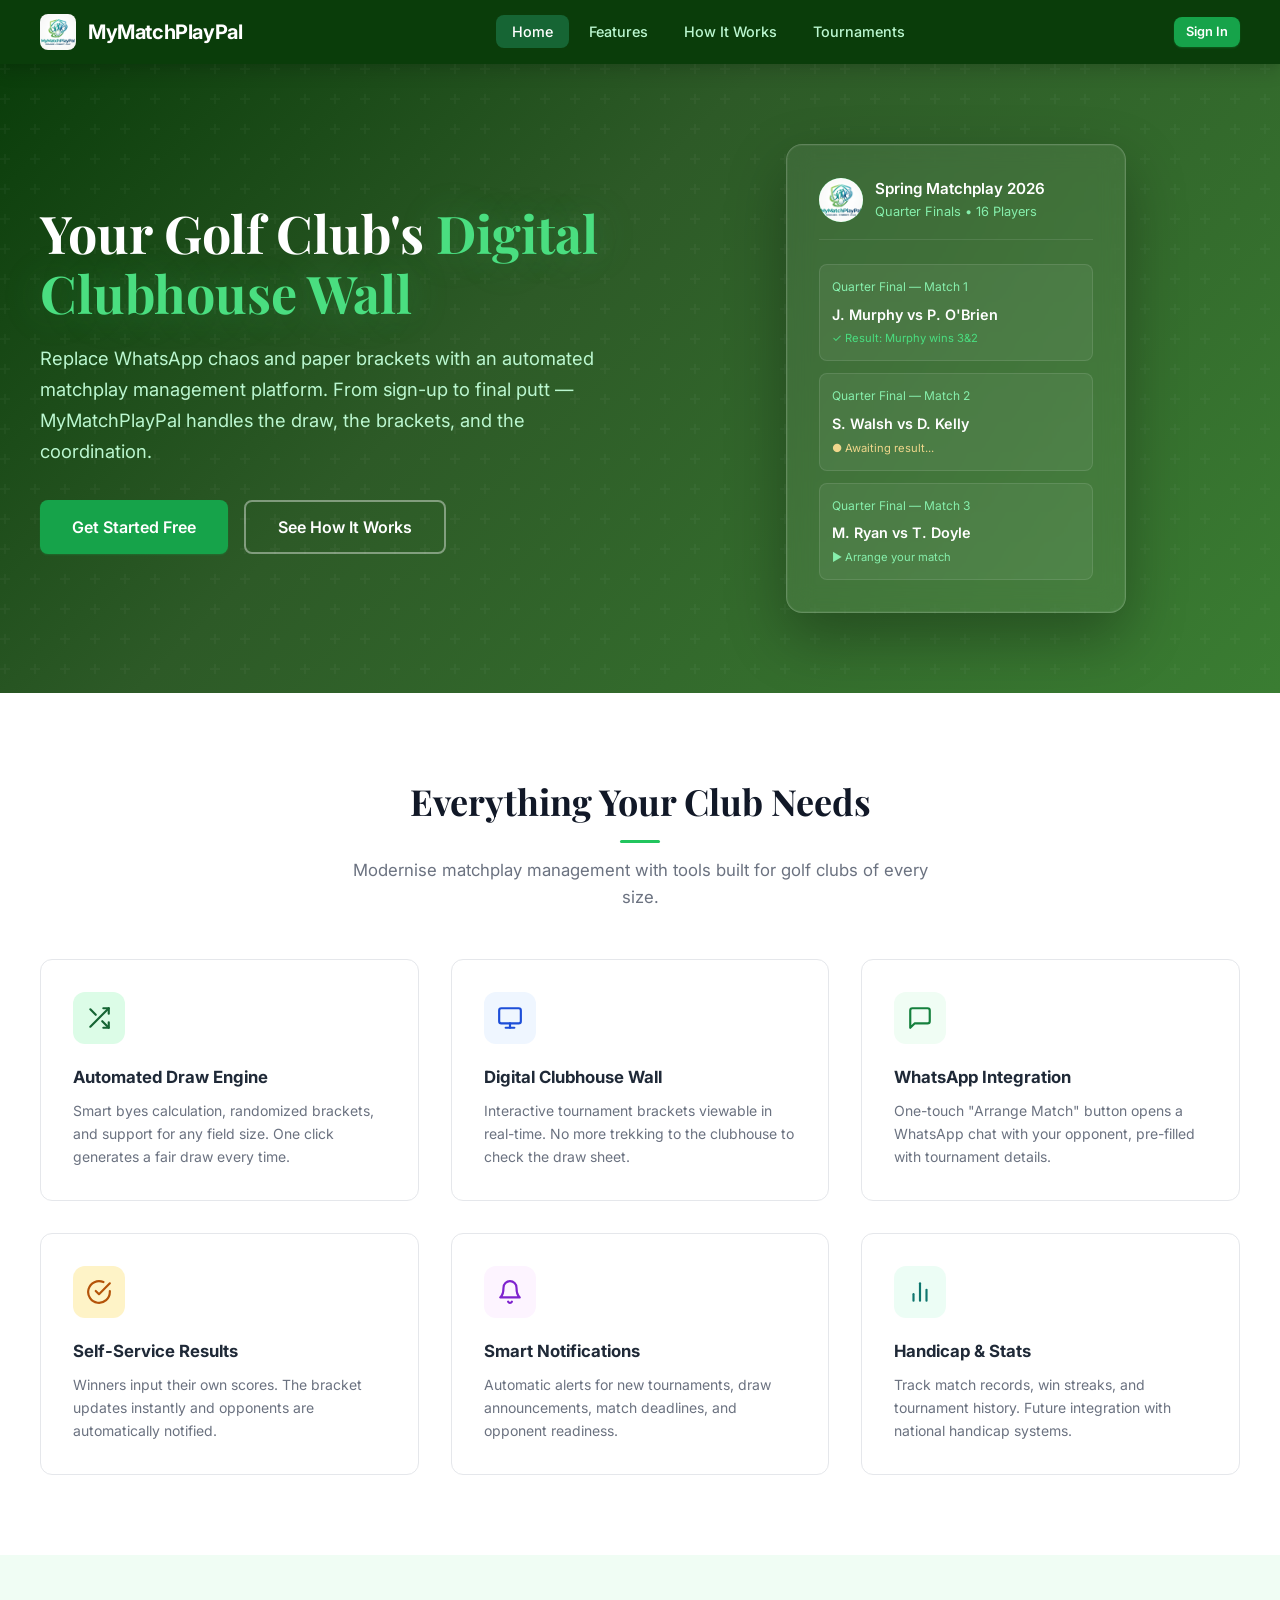
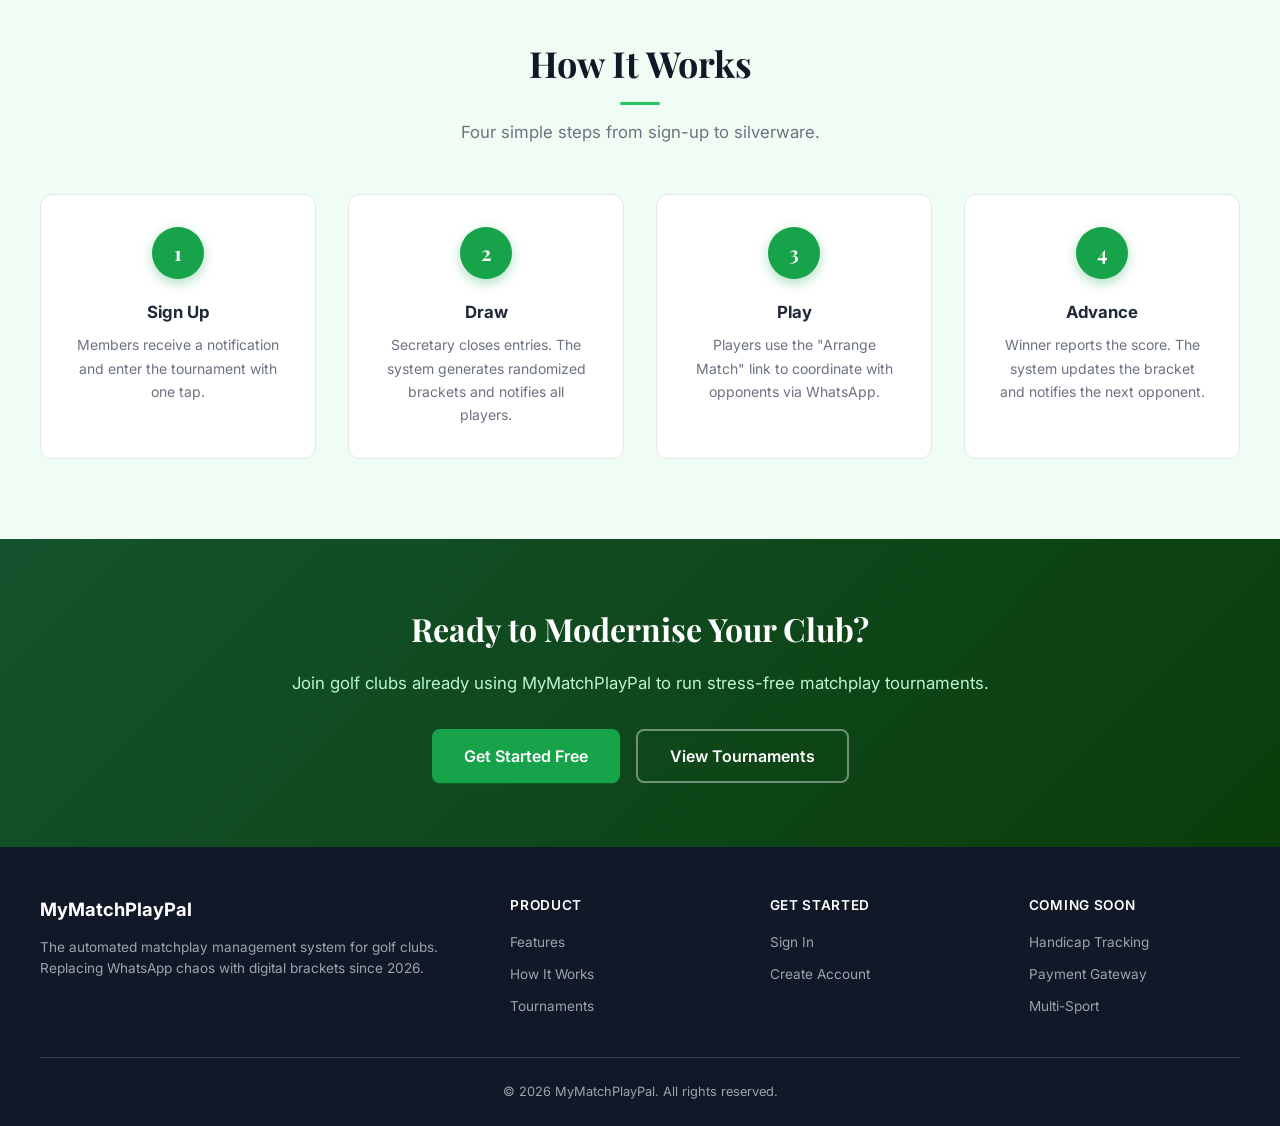
<file: index.html>
<!DOCTYPE html>
<html lang="en">
<head>
  <meta charset="UTF-8">
  <meta name="viewport" content="width=device-width, initial-scale=1.0">
  <title>MyMatchPlayPal - Automated Matchplay Management for Golf Clubs</title>
  <link rel="preconnect" href="https://fonts.googleapis.com">
  <link href="https://fonts.googleapis.com/css2?family=Inter:wght@400;500;600;700&family=Playfair+Display:wght@600;700&display=swap" rel="stylesheet">
  <link rel="stylesheet" href="css/style.css">
  <link rel="icon" href="favicon.ico" type="image/x-icon">
</head>
<body>

  <!-- Navigation -->
  <nav class="navbar">
    <div class="navbar-inner">
      <a href="index.html" class="navbar-brand">
        <div class="brand-icon"><img src="logo.png" alt="MyMatchPlayPal logo"></div>
        MyMatchPlayPal
      </a>
      <ul class="navbar-links">
        <li><a href="index.html" class="active">Home</a></li>
        <li><a href="#features">Features</a></li>
        <li><a href="#how-it-works">How It Works</a></li>
        <li><a href="bracket.html">Tournaments</a></li>
      </ul>
      <div class="navbar-actions">
        <a href="login.html" class="btn btn-sm btn-primary">Sign In</a>
        <button class="menu-toggle" onclick="document.querySelector('.navbar-links').classList.toggle('show')">
          <svg width="24" height="24" viewBox="0 0 24 24" fill="none" stroke="currentColor" stroke-width="2" stroke-linecap="round"><line x1="3" y1="6" x2="21" y2="6"/><line x1="3" y1="12" x2="21" y2="12"/><line x1="3" y1="18" x2="21" y2="18"/></svg>
        </button>
      </div>
    </div>
  </nav>

  <!-- Hero Section -->
  <section class="hero">
    <div class="hero-content">
      <div class="hero-text">
        <h1>Your Golf Club's <span>Digital Clubhouse Wall</span></h1>
        <p>Replace WhatsApp chaos and paper brackets with an automated matchplay management platform. From sign-up to final putt &mdash; MyMatchPlayPal handles the draw, the brackets, and the coordination.</p>
        <div class="hero-buttons">
          <a href="login.html" class="btn btn-lg btn-primary">Get Started Free</a>
          <a href="#how-it-works" class="btn btn-lg btn-outline">See How It Works</a>
        </div>
      </div>
      <div class="hero-visual">
        <div class="hero-mockup">
          <div class="hero-mockup-header">
            <div class="hero-mockup-avatar"><img src="logo.png" alt="" style="width:100%;height:100%;object-fit:cover;border-radius:50%;"></div>
            <div class="hero-mockup-info">
              <h4>Spring Matchplay 2026</h4>
              <p>Quarter Finals &bull; 16 Players</p>
            </div>
          </div>
          <div class="hero-mockup-matches">
            <div class="hero-match-card">
              <div class="match-title">Quarter Final &mdash; Match 1</div>
              <div class="match-vs">J. Murphy vs P. O'Brien</div>
              <div class="match-status" style="color:var(--green-400);">&#10003; Result: Murphy wins 3&amp;2</div>
            </div>
            <div class="hero-match-card">
              <div class="match-title">Quarter Final &mdash; Match 2</div>
              <div class="match-vs">S. Walsh vs D. Kelly</div>
              <div class="match-status" style="color:var(--gold-light);">&#9679; Awaiting result...</div>
            </div>
            <div class="hero-match-card">
              <div class="match-title">Quarter Final &mdash; Match 3</div>
              <div class="match-vs">M. Ryan vs T. Doyle</div>
              <div class="match-status" style="color:var(--green-300);">&#9654; Arrange your match</div>
            </div>
          </div>
        </div>
      </div>
    </div>
  </section>

  <!-- Features -->
  <section class="features" id="features">
    <div class="section-header">
      <h2>Everything Your Club Needs</h2>
      <p>Modernise matchplay management with tools built for golf clubs of every size.</p>
    </div>
    <div class="feature-grid">
      <div class="feature-card">
        <div class="feature-icon">
          <svg viewBox="0 0 24 24" fill="none" stroke="currentColor" stroke-width="2" stroke-linecap="round" stroke-linejoin="round"><polyline points="16 3 21 3 21 8"/><line x1="4" y1="20" x2="21" y2="3"/><polyline points="21 16 21 21 16 21"/><line x1="15" y1="15" x2="21" y2="21"/><line x1="4" y1="4" x2="9" y2="9"/></svg>
        </div>
        <h3>Automated Draw Engine</h3>
        <p>Smart byes calculation, randomized brackets, and support for any field size. One click generates a fair draw every time.</p>
      </div>
      <div class="feature-card">
        <div class="feature-icon feature-icon-blue">
          <svg viewBox="0 0 24 24" fill="none" stroke="currentColor" stroke-width="2" stroke-linecap="round" stroke-linejoin="round"><rect x="2" y="3" width="20" height="14" rx="2" ry="2"/><line x1="8" y1="21" x2="16" y2="21"/><line x1="12" y1="17" x2="12" y2="21"/></svg>
        </div>
        <h3>Digital Clubhouse Wall</h3>
        <p>Interactive tournament brackets viewable in real-time. No more trekking to the clubhouse to check the draw sheet.</p>
      </div>
      <div class="feature-card">
        <div class="feature-icon feature-icon-wapp">
          <svg viewBox="0 0 24 24" fill="none" stroke="currentColor" stroke-width="2" stroke-linecap="round" stroke-linejoin="round"><path d="M21 15a2 2 0 0 1-2 2H7l-4 4V5a2 2 0 0 1 2-2h14a2 2 0 0 1 2 2z"/></svg>
        </div>
        <h3>WhatsApp Integration</h3>
        <p>One-touch "Arrange Match" button opens a WhatsApp chat with your opponent, pre-filled with tournament details.</p>
      </div>
      <div class="feature-card">
        <div class="feature-icon feature-icon-amber">
          <svg viewBox="0 0 24 24" fill="none" stroke="currentColor" stroke-width="2" stroke-linecap="round" stroke-linejoin="round"><path d="M22 11.08V12a10 10 0 1 1-5.93-9.14"/><polyline points="22 4 12 14.01 9 11.01"/></svg>
        </div>
        <h3>Self-Service Results</h3>
        <p>Winners input their own scores. The bracket updates instantly and opponents are automatically notified.</p>
      </div>
      <div class="feature-card">
        <div class="feature-icon feature-icon-purple">
          <svg viewBox="0 0 24 24" fill="none" stroke="currentColor" stroke-width="2" stroke-linecap="round" stroke-linejoin="round"><path d="M18 8A6 6 0 0 0 6 8c0 7-3 9-3 9h18s-3-2-3-9"/><path d="M13.73 21a2 2 0 0 1-3.46 0"/></svg>
        </div>
        <h3>Smart Notifications</h3>
        <p>Automatic alerts for new tournaments, draw announcements, match deadlines, and opponent readiness.</p>
      </div>
      <div class="feature-card">
        <div class="feature-icon feature-icon-teal">
          <svg viewBox="0 0 24 24" fill="none" stroke="currentColor" stroke-width="2" stroke-linecap="round" stroke-linejoin="round"><line x1="18" y1="20" x2="18" y2="10"/><line x1="12" y1="20" x2="12" y2="4"/><line x1="6" y1="20" x2="6" y2="14"/></svg>
        </div>
        <h3>Handicap & Stats</h3>
        <p>Track match records, win streaks, and tournament history. Future integration with national handicap systems.</p>
      </div>
    </div>
  </section>

  <!-- How It Works -->
  <section class="features" id="how-it-works" style="background: var(--green-50);">
    <div class="section-header">
      <h2>How It Works</h2>
      <p>Four simple steps from sign-up to silverware.</p>
    </div>
    <div class="feature-grid how-it-works-grid">
      <div class="feature-card" style="text-align:center; background: var(--white);">
        <div class="step-num">1</div>
        <h3>Sign Up</h3>
        <p>Members receive a notification and enter the tournament with one tap.</p>
      </div>
      <div class="feature-card" style="text-align:center; background: var(--white);">
        <div class="step-num">2</div>
        <h3>Draw</h3>
        <p>Secretary closes entries. The system generates randomized brackets and notifies all players.</p>
      </div>
      <div class="feature-card" style="text-align:center; background: var(--white);">
        <div class="step-num">3</div>
        <h3>Play</h3>
        <p>Players use the "Arrange Match" link to coordinate with opponents via WhatsApp.</p>
      </div>
      <div class="feature-card" style="text-align:center; background: var(--white);">
        <div class="step-num">4</div>
        <h3>Advance</h3>
        <p>Winner reports the score. The system updates the bracket and notifies the next opponent.</p>
      </div>
    </div>
  </section>

  <!-- CTA -->
  <section class="cta">
    <h2>Ready to Modernise Your Club?</h2>
    <p>Join golf clubs already using MyMatchPlayPal to run stress-free matchplay tournaments.</p>
    <div style="display:flex; gap:1rem; justify-content:center; flex-wrap:wrap;">
      <a href="login.html" class="btn btn-lg btn-primary">Get Started Free</a>
      <a href="bracket.html" class="btn btn-lg btn-outline">View Tournaments</a>
    </div>
  </section>

  <!-- Footer -->
  <footer class="footer">
    <div class="footer-inner">
      <div class="footer-brand">
        <h3>MyMatchPlayPal</h3>
        <p>The automated matchplay management system for golf clubs. Replacing WhatsApp chaos with digital brackets since 2026.</p>
      </div>
      <div class="footer-col">
        <h4>Product</h4>
        <ul>
          <li><a href="#features">Features</a></li>
          <li><a href="#how-it-works">How It Works</a></li>
          <li><a href="bracket.html">Tournaments</a></li>
        </ul>
      </div>
      <div class="footer-col">
        <h4>Get Started</h4>
        <ul>
          <li><a href="login.html">Sign In</a></li>
          <li><a href="login.html">Create Account</a></li>
        </ul>
      </div>
      <div class="footer-col">
        <h4>Coming Soon</h4>
        <ul>
          <li><a href="#">Handicap Tracking</a></li>
          <li><a href="#">Payment Gateway</a></li>
          <li><a href="#">Multi-Sport</a></li>
        </ul>
      </div>
    </div>
    <div class="footer-bottom">
      &copy; 2026 MyMatchPlayPal. All rights reserved.
    </div>
  </footer>

</body>
</html>
</file>
<file: css/style.css>
/* ============================================
   MyMatchPlayPal - Golf Green Theme
   ============================================ */

/* CSS Variables - Golf Green Palette */
:root {
  --green-900: #0a3d0a;
  --green-800: #14532d;
  --green-700: #166534;
  --green-600: #16a34a;
  --green-500: #22c55e;
  --green-400: #4ade80;
  --green-300: #86efac;
  --green-200: #bbf7d0;
  --green-100: #dcfce7;
  --green-50: #f0fdf4;

  --fairway: #2d5a27;
  --putting-green: #3a7d32;
  --rough: #1a4314;
  --sand: #f5e6c8;
  --sand-dark: #d4c4a0;
  --white: #ffffff;
  --off-white: #f8faf8;
  --gray-100: #f3f4f6;
  --gray-200: #e5e7eb;
  --gray-300: #d1d5db;
  --gray-400: #9ca3af;
  --gray-500: #6b7280;
  --gray-600: #4b5563;
  --gray-700: #374151;
  --gray-800: #1f2937;
  --gray-900: #111827;

  --gold: #d4a843;
  --gold-light: #f0d78c;
  --red: #dc2626;
  --blue: #2563eb;

  --shadow-sm: 0 1px 2px rgba(0,0,0,0.05);
  --shadow: 0 1px 3px rgba(0,0,0,0.1), 0 1px 2px rgba(0,0,0,0.06);
  --shadow-md: 0 4px 6px rgba(0,0,0,0.1), 0 2px 4px rgba(0,0,0,0.06);
  --shadow-lg: 0 10px 15px rgba(0,0,0,0.1), 0 4px 6px rgba(0,0,0,0.05);
  --shadow-xl: 0 20px 25px rgba(0,0,0,0.1), 0 10px 10px rgba(0,0,0,0.04);

  --radius-sm: 6px;
  --radius: 8px;
  --radius-lg: 12px;
  --radius-xl: 16px;
  --radius-full: 9999px;

  --font-sans: 'Inter', -apple-system, BlinkMacSystemFont, 'Segoe UI', sans-serif;
  --font-display: 'Playfair Display', Georgia, serif;
}

/* Reset & Base */
*, *::before, *::after {
  box-sizing: border-box;
  margin: 0;
  padding: 0;
}

html {
  scroll-behavior: smooth;
}

body {
  font-family: var(--font-sans);
  color: var(--gray-800);
  background: var(--off-white);
  line-height: 1.6;
  -webkit-font-smoothing: antialiased;
}

a {
  color: var(--green-700);
  text-decoration: none;
  transition: color 0.2s;
}

a:hover {
  color: var(--green-500);
}

img {
  max-width: 100%;
  display: block;
}

/* ============================================
   Navigation
   ============================================ */
.navbar {
  background: var(--green-900);
  padding: 0 2rem;
  position: sticky;
  top: 0;
  z-index: 1000;
  box-shadow: var(--shadow-lg);
}

.navbar-inner {
  max-width: 1200px;
  margin: 0 auto;
  display: flex;
  align-items: center;
  justify-content: space-between;
  height: 64px;
}

.navbar-brand {
  display: flex;
  align-items: center;
  gap: 0.75rem;
  color: var(--white);
  font-weight: 700;
  font-size: 1.25rem;
  letter-spacing: -0.02em;
}

.navbar-brand .brand-icon {
  width: 36px;
  height: 36px;
  background: var(--green-500);
  border-radius: var(--radius);
  display: flex;
  align-items: center;
  justify-content: center;
  font-size: 1.1rem;
  overflow: hidden;
}

.navbar-brand .brand-icon img {
  width: 100%;
  height: 100%;
  object-fit: cover;
}

.navbar-links {
  display: flex;
  align-items: center;
  gap: 0.25rem;
  list-style: none;
}

.navbar-links a {
  color: var(--green-200);
  padding: 0.5rem 1rem;
  border-radius: var(--radius);
  font-size: 0.9rem;
  font-weight: 500;
  transition: all 0.2s;
}

.navbar-links a:hover,
.navbar-links a.active {
  color: var(--white);
  background: rgba(255,255,255,0.1);
}

.navbar-links a.active {
  background: var(--green-700);
}

.navbar-actions {
  display: flex;
  align-items: center;
  gap: 0.75rem;
}

.nav-avatar {
  width: 36px;
  height: 36px;
  border-radius: var(--radius-full);
  background: var(--green-600);
  color: var(--white);
  display: flex;
  align-items: center;
  justify-content: center;
  font-weight: 600;
  font-size: 0.85rem;
  border: 2px solid var(--green-400);
  cursor: pointer;
}

/* Mobile menu toggle */
.menu-toggle {
  display: none;
  background: none;
  border: none;
  color: var(--white);
  font-size: 1.5rem;
  cursor: pointer;
}

/* ============================================
   Buttons
   ============================================ */
.btn {
  display: inline-flex;
  align-items: center;
  justify-content: center;
  gap: 0.5rem;
  padding: 0.625rem 1.25rem;
  border-radius: var(--radius);
  font-size: 0.9rem;
  font-weight: 600;
  font-family: var(--font-sans);
  border: none;
  cursor: pointer;
  transition: all 0.2s;
  text-decoration: none;
  line-height: 1.4;
}

.btn-primary {
  background: var(--green-600);
  color: var(--white);
  box-shadow: 0 1px 2px rgba(22, 163, 74, 0.3);
}

.btn-primary:hover {
  background: var(--green-700);
  color: var(--white);
  transform: translateY(-1px);
  box-shadow: 0 4px 8px rgba(22, 163, 74, 0.3);
}

.btn-secondary {
  background: var(--white);
  color: var(--green-700);
  border: 2px solid var(--green-600);
}

.btn-secondary:hover {
  background: var(--green-50);
  color: var(--green-800);
}

.btn-outline {
  background: transparent;
  color: var(--white);
  border: 2px solid rgba(255,255,255,0.4);
}

.btn-outline:hover {
  background: rgba(255,255,255,0.1);
  border-color: var(--white);
  color: var(--white);
}

.btn-gold {
  background: var(--gold);
  color: var(--green-900);
}

.btn-gold:hover {
  background: var(--gold-light);
}

.btn-whatsapp {
  background: #25D366;
  color: var(--white);
}

.btn-whatsapp:hover {
  background: #20bd5a;
  color: var(--white);
}

.btn-danger {
  background: var(--red);
  color: var(--white);
}

.btn-sm {
  padding: 0.375rem 0.75rem;
  font-size: 0.8rem;
}

.btn-lg {
  padding: 0.875rem 2rem;
  font-size: 1rem;
}

.btn-icon {
  width: 36px;
  height: 36px;
  padding: 0;
  border-radius: var(--radius);
}

/* ============================================
   Cards
   ============================================ */
.card {
  background: var(--white);
  border-radius: var(--radius-lg);
  box-shadow: var(--shadow);
  border: 1px solid var(--gray-200);
  overflow: hidden;
  transition: box-shadow 0.2s, transform 0.2s;
}

.card:hover {
  box-shadow: var(--shadow-md);
}

.card-header {
  padding: 1.25rem 1.5rem;
  border-bottom: 1px solid var(--gray-200);
  display: flex;
  align-items: center;
  justify-content: space-between;
}

.card-header h3 {
  font-size: 1rem;
  font-weight: 600;
  color: var(--gray-800);
}

.card-body {
  padding: 1.5rem;
}

.card-footer {
  padding: 1rem 1.5rem;
  border-top: 1px solid var(--gray-200);
  background: var(--gray-100);
}

/* ============================================
   Badges & Status
   ============================================ */
.badge {
  display: inline-flex;
  align-items: center;
  gap: 0.35rem;
  padding: 0.25rem 0.75rem;
  border-radius: var(--radius-full);
  font-size: 0.75rem;
  font-weight: 600;
  text-transform: uppercase;
  letter-spacing: 0.03em;
}

.badge-green {
  background: var(--green-100);
  color: var(--green-800);
}

.badge-gold {
  background: #fef3c7;
  color: #92400e;
}

.badge-red {
  background: #fef2f2;
  color: #991b1b;
}

.badge-blue {
  background: #eff6ff;
  color: #1e40af;
}

.badge-gray {
  background: var(--gray-100);
  color: var(--gray-600);
}

.status-dot {
  width: 8px;
  height: 8px;
  border-radius: 50%;
  display: inline-block;
}

.status-dot.live { background: var(--green-500); }
.status-dot.pending { background: var(--gold); }
.status-dot.closed { background: var(--gray-400); }

/* ============================================
   Layout Utilities
   ============================================ */
.container {
  max-width: 1200px;
  margin: 0 auto;
  padding: 0 1.5rem;
}

.page-content {
  padding: 2rem 0;
}

.grid {
  display: grid;
  gap: 1.5rem;
}

.grid-2 { grid-template-columns: repeat(2, 1fr); }
.grid-3 { grid-template-columns: repeat(3, 1fr); }
.grid-4 { grid-template-columns: repeat(4, 1fr); }

.flex { display: flex; }
.flex-col { flex-direction: column; }
.items-center { align-items: center; }
.justify-between { justify-content: space-between; }
.gap-1 { gap: 0.5rem; }
.gap-2 { gap: 1rem; }
.gap-3 { gap: 1.5rem; }
.gap-4 { gap: 2rem; }

.text-center { text-align: center; }
.text-sm { font-size: 0.875rem; }
.text-xs { font-size: 0.75rem; }
.text-muted { color: var(--gray-500); }
.text-green { color: var(--green-600); }
.text-gold { color: var(--gold); }
.font-bold { font-weight: 700; }
.mt-1 { margin-top: 0.5rem; }
.mt-2 { margin-top: 1rem; }
.mt-3 { margin-top: 1.5rem; }
.mb-1 { margin-bottom: 0.5rem; }
.mb-2 { margin-bottom: 1rem; }
.mb-3 { margin-bottom: 1.5rem; }

/* ============================================
   Forms
   ============================================ */
.form-group {
  margin-bottom: 1.25rem;
}

.form-label {
  display: block;
  font-size: 0.85rem;
  font-weight: 600;
  color: var(--gray-700);
  margin-bottom: 0.4rem;
}

.form-input,
.form-select,
.form-textarea {
  width: 100%;
  padding: 0.625rem 0.875rem;
  border: 1.5px solid var(--gray-300);
  border-radius: var(--radius);
  font-size: 0.9rem;
  font-family: var(--font-sans);
  color: var(--gray-800);
  background: var(--white);
  transition: border-color 0.2s, box-shadow 0.2s;
}

.form-input:focus,
.form-select:focus,
.form-textarea:focus {
  outline: none;
  border-color: var(--green-500);
  box-shadow: 0 0 0 3px rgba(34, 197, 94, 0.15);
}

.form-textarea {
  resize: vertical;
  min-height: 100px;
}

/* ============================================
   Dashboard Layout
   ============================================ */
.dashboard {
  display: grid;
  grid-template-columns: 260px 1fr;
  min-height: calc(100vh - 64px);
}

.sidebar {
  background: var(--white);
  border-right: 1px solid var(--gray-200);
  padding: 1.5rem 0;
}

.sidebar-section {
  padding: 0 1rem;
  margin-bottom: 1.5rem;
}

.sidebar-section-title {
  font-size: 0.7rem;
  font-weight: 700;
  text-transform: uppercase;
  letter-spacing: 0.08em;
  color: var(--gray-400);
  padding: 0 0.75rem;
  margin-bottom: 0.5rem;
}

.sidebar-nav {
  list-style: none;
}

.sidebar-nav li a {
  display: flex;
  align-items: center;
  gap: 0.75rem;
  padding: 0.6rem 0.75rem;
  border-radius: var(--radius);
  font-size: 0.9rem;
  color: var(--gray-600);
  transition: all 0.15s;
}

.sidebar-nav li a:hover {
  background: var(--green-50);
  color: var(--green-700);
}

.sidebar-nav li a.active {
  background: var(--green-100);
  color: var(--green-800);
  font-weight: 600;
}

.sidebar-nav li a .nav-icon {
  width: 20px;
  text-align: center;
  font-size: 1rem;
}

.dashboard-main {
  padding: 2rem;
  background: var(--off-white);
  overflow-y: auto;
}

.dashboard-header {
  margin-bottom: 2rem;
}

.dashboard-header h1 {
  font-size: 1.75rem;
  font-weight: 700;
  color: var(--gray-900);
}

.dashboard-header p {
  color: var(--gray-500);
  margin-top: 0.25rem;
}

/* Stats Row */
.stat-cards {
  display: grid;
  grid-template-columns: repeat(4, 1fr);
  gap: 1rem;
  margin-bottom: 2rem;
}

.stat-card {
  background: var(--white);
  border-radius: var(--radius-lg);
  padding: 1.25rem;
  border: 1px solid var(--gray-200);
}

.stat-card .stat-icon {
  width: 40px;
  height: 40px;
  border-radius: var(--radius);
  display: flex;
  align-items: center;
  justify-content: center;
  font-size: 1.1rem;
  margin-bottom: 0.75rem;
}

.stat-card .stat-icon { display: flex; align-items: center; justify-content: center; }
.stat-card .stat-icon svg { display: block; }
.stat-card .stat-icon.green { background: var(--green-100); color: var(--green-700); }
.stat-card .stat-icon.gold  { background: #fef3c7; color: #b45309; }
.stat-card .stat-icon.blue  { background: #eff6ff; color: #1d4ed8; }
.stat-card .stat-icon.red   { background: #fef2f2; color: #dc2626; }

.stat-card .stat-value {
  font-size: 1.75rem;
  font-weight: 700;
  color: var(--gray-900);
  line-height: 1;
}

.stat-card .stat-label {
  font-size: 0.8rem;
  color: var(--gray-500);
  margin-top: 0.25rem;
}

/* ============================================
   Table
   ============================================ */
.table-wrap {
  overflow-x: auto;
}

table {
  width: 100%;
  border-collapse: collapse;
}

table th {
  text-align: left;
  font-size: 0.75rem;
  font-weight: 600;
  text-transform: uppercase;
  letter-spacing: 0.05em;
  color: var(--gray-500);
  padding: 0.75rem 1rem;
  border-bottom: 2px solid var(--gray-200);
}

table td {
  padding: 0.875rem 1rem;
  border-bottom: 1px solid var(--gray-100);
  font-size: 0.9rem;
}

table tbody tr:hover {
  background: var(--green-50);
}

/* ============================================
   Tournament Bracket
   ============================================ */
.bracket-container {
  overflow-x: auto;
  padding: 2rem;
}

.bracket {
  display: flex;
  gap: 1.5rem;
  align-items: center;
  min-width: max-content;
}

.bracket-round {
  display: flex;
  flex-direction: column;
  gap: 0.75rem;
}

.bracket-round-title {
  text-align: center;
  font-size: 0.65rem;
  font-weight: 700;
  text-transform: uppercase;
  letter-spacing: 0.06em;
  color: var(--green-700);
  margin-bottom: 0.4rem;
  padding: 0.25rem 0.6rem;
  background: var(--green-100);
  border-radius: var(--radius-full);
}

.bracket-match {
  background: var(--white);
  border: 1px solid var(--gray-200);
  border-radius: 4px;
  overflow: hidden;
  min-width: 150px;
  box-shadow: var(--shadow-sm);
}

.bracket-player {
  display: flex;
  align-items: center;
  justify-content: space-between;
  padding: 0.2rem 0.5rem;
  font-size: 0.75rem;
  border-bottom: 1px solid var(--gray-100);
  transition: background 0.15s;
  line-height: 1.3;
}

.bracket-player:last-child {
  border-bottom: none;
}

.bracket-player.winner {
  background: var(--green-50);
  font-weight: 600;
  color: var(--green-800);
}

.bracket-player.loser {
  color: var(--gray-400);
}

.bracket-player .player-name {
  display: flex;
  align-items: center;
  gap: 0.5rem;
}

.bracket-player .player-score {
  font-weight: 700;
  min-width: 24px;
  text-align: center;
}

.bracket-player .seed {
  font-size: 0.6rem;
  color: var(--gray-400);
  font-weight: 400;
}

.bracket-player .player-score {
  font-size: 0.7rem;
}

/* Connector lines */
.bracket-round + .bracket-round {
  position: relative;
}

/* ============================================
   Hero Section
   ============================================ */
.hero {
  background: linear-gradient(135deg, var(--green-900) 0%, var(--fairway) 40%, var(--putting-green) 100%);
  color: var(--white);
  padding: 5rem 2rem;
  position: relative;
  overflow: hidden;
}

.hero::before {
  content: '';
  position: absolute;
  top: 0;
  left: 0;
  right: 0;
  bottom: 0;
  background: url("data:image/svg+xml,%3Csvg width='60' height='60' viewBox='0 0 60 60' xmlns='http://www.w3.org/2000/svg'%3E%3Cg fill='none' fill-rule='evenodd'%3E%3Cg fill='%23ffffff' fill-opacity='0.03'%3E%3Cpath d='M36 34v-4h-2v4h-4v2h4v4h2v-4h4v-2h-4zm0-30V0h-2v4h-4v2h4v4h2V6h4V4h-4zM6 34v-4H4v4H0v2h4v4h2v-4h4v-2H6zM6 4V0H4v4H0v2h4v4h2V6h4V4H6z'/%3E%3C/g%3E%3C/g%3E%3C/svg%3E");
  opacity: 1;
}

.hero-content {
  max-width: 1200px;
  margin: 0 auto;
  position: relative;
  z-index: 1;
  display: grid;
  grid-template-columns: 1fr 1fr;
  gap: 4rem;
  align-items: center;
}

.hero h1 {
  font-family: var(--font-display);
  font-size: 3.25rem;
  font-weight: 700;
  line-height: 1.15;
  margin-bottom: 1.25rem;
}

.hero h1 span {
  color: var(--green-400);
  text-shadow: 0 0 40px rgba(74, 222, 128, 0.25);
}

.hero p {
  font-size: 1.15rem;
  color: var(--green-200);
  margin-bottom: 2rem;
  line-height: 1.7;
}

.hero-buttons {
  display: flex;
  gap: 1rem;
  flex-wrap: wrap;
}

.hero-visual {
  display: flex;
  justify-content: center;
}

.hero-mockup {
  background: rgba(255,255,255,0.07);
  border: 1px solid rgba(255,255,255,0.18);
  border-radius: var(--radius-xl);
  padding: 2rem;
  backdrop-filter: blur(12px);
  width: 340px;
  box-shadow: 0 24px 60px rgba(0,0,0,0.3), 0 0 0 1px rgba(255,255,255,0.05) inset;
}

.hero-mockup-header {
  display: flex;
  align-items: center;
  gap: 0.75rem;
  margin-bottom: 1.5rem;
  padding-bottom: 1rem;
  border-bottom: 1px solid rgba(255,255,255,0.1);
}

.hero-mockup-avatar {
  width: 44px;
  height: 44px;
  border-radius: var(--radius-full);
  background: var(--green-500);
  display: flex;
  align-items: center;
  justify-content: center;
  font-size: 1.25rem;
}

.hero-mockup-info h4 {
  font-size: 0.95rem;
  font-weight: 600;
}

.hero-mockup-info p {
  font-size: 0.8rem;
  color: var(--green-300);
  margin-bottom: 0;
}

.hero-mockup-matches {
  display: flex;
  flex-direction: column;
  gap: 0.75rem;
}

.hero-match-card {
  background: rgba(255,255,255,0.06);
  border: 1px solid rgba(255,255,255,0.1);
  border-radius: var(--radius);
  padding: 0.75rem;
}

.hero-match-card .match-title {
  font-size: 0.75rem;
  color: var(--green-300);
  margin-bottom: 0.4rem;
}

.hero-match-card .match-vs {
  font-weight: 600;
  font-size: 0.9rem;
}

.hero-match-card .match-status {
  font-size: 0.7rem;
  margin-top: 0.3rem;
  color: var(--green-400);
}

/* ============================================
   Features Section
   ============================================ */
.features {
  padding: 5rem 2rem;
  background: var(--white);
}

.section-header {
  text-align: center;
  max-width: 600px;
  margin: 0 auto 3rem;
}

.section-header h2 {
  font-family: var(--font-display);
  font-size: 2.25rem;
  font-weight: 700;
  color: var(--gray-900);
  margin-bottom: 0.75rem;
}

.section-header h2::after {
  content: '';
  display: block;
  width: 40px;
  height: 3px;
  background: var(--green-500);
  border-radius: 2px;
  margin: 0.6rem auto 0;
}

.section-header p {
  color: var(--gray-500);
  font-size: 1.05rem;
  margin-top: 0.85rem;
}

.feature-grid {
  max-width: 1200px;
  margin: 0 auto;
  display: grid;
  grid-template-columns: repeat(3, 1fr);
  gap: 2rem;
}

.feature-card {
  padding: 2rem;
  border-radius: var(--radius-lg);
  border: 1px solid var(--gray-200);
  transition: all 0.3s;
}

.feature-card:hover {
  border-color: var(--green-300);
  box-shadow: var(--shadow-md);
  transform: translateY(-2px);
}

.feature-icon {
  width: 52px;
  height: 52px;
  border-radius: var(--radius-lg);
  background: var(--green-100);
  color: var(--green-700);
  display: flex;
  align-items: center;
  justify-content: center;
  margin-bottom: 1.25rem;
  transition: transform 0.2s;
}

.feature-icon svg {
  width: 26px;
  height: 26px;
  display: block;
  flex-shrink: 0;
}

.feature-card:hover .feature-icon {
  transform: scale(1.08);
}

.feature-icon-blue   { background: #eff6ff; color: #1d4ed8; }
.feature-icon-wapp   { background: #f0fdf4; color: #15803d; }
.feature-icon-amber  { background: #fef3c7; color: #b45309; }
.feature-icon-purple { background: #fdf4ff; color: #7e22ce; }
.feature-icon-teal   { background: #ecfdf5; color: #0f766e; }

.feature-card h3 {
  font-size: 1.05rem;
  font-weight: 700;
  margin-bottom: 0.5rem;
  color: var(--gray-800);
}

.feature-card p {
  font-size: 0.875rem;
  color: var(--gray-500);
  line-height: 1.65;
}

/* How It Works - 4 column grid */
.how-it-works-grid {
  grid-template-columns: repeat(4, 1fr);
}

/* Step number badge */
.step-num {
  width: 52px;
  height: 52px;
  border-radius: 50%;
  background: var(--green-600);
  color: white;
  font-weight: 700;
  font-size: 1.25rem;
  display: flex;
  align-items: center;
  justify-content: center;
  margin: 0 auto 1.25rem;
  box-shadow: 0 4px 12px rgba(22, 163, 74, 0.35);
  font-family: var(--font-display);
}

/* ============================================
   CTA Section
   ============================================ */
.cta {
  background: linear-gradient(135deg, var(--green-800), var(--green-900));
  padding: 4rem 2rem;
  text-align: center;
  color: var(--white);
}

.cta h2 {
  font-family: var(--font-display);
  font-size: 2rem;
  margin-bottom: 1rem;
}

.cta p {
  color: var(--green-200);
  margin-bottom: 2rem;
  font-size: 1.05rem;
}

/* ============================================
   Footer
   ============================================ */
.footer {
  background: var(--gray-900);
  color: var(--gray-400);
  padding: 3rem 2rem 1.5rem;
}

.footer-inner {
  max-width: 1200px;
  margin: 0 auto;
  display: grid;
  grid-template-columns: 2fr 1fr 1fr 1fr;
  gap: 3rem;
}

.footer-brand h3 {
  color: var(--white);
  font-size: 1.15rem;
  margin-bottom: 0.75rem;
}

.footer-brand p {
  font-size: 0.85rem;
  line-height: 1.6;
}

.footer-col h4 {
  color: var(--white);
  font-size: 0.85rem;
  font-weight: 600;
  text-transform: uppercase;
  letter-spacing: 0.05em;
  margin-bottom: 0.75rem;
}

.footer-col ul {
  list-style: none;
}

.footer-col ul li {
  margin-bottom: 0.4rem;
}

.footer-col ul li a {
  color: var(--gray-400);
  font-size: 0.85rem;
}

.footer-col ul li a:hover {
  color: var(--green-400);
}

.footer-bottom {
  max-width: 1200px;
  margin: 2rem auto 0;
  padding-top: 1.5rem;
  border-top: 1px solid var(--gray-700);
  text-align: center;
  font-size: 0.8rem;
}

/* ============================================
   Profile cards
   ============================================ */
.profile-header {
  display: flex;
  align-items: center;
  gap: 1.5rem;
  margin-bottom: 2rem;
}

.profile-avatar {
  width: 72px;
  height: 72px;
  border-radius: var(--radius-full);
  display: flex;
  align-items: center;
  justify-content: center;
  font-size: 1.75rem;
  font-weight: 700;
  color: var(--white);
}

.profile-avatar.golfer { background: var(--green-600); }
.profile-avatar.organiser { background: var(--gold); color: var(--green-900); }

.profile-info h2 {
  font-size: 1.5rem;
  font-weight: 700;
  color: var(--gray-900);
}

.profile-info .profile-role {
  font-size: 0.85rem;
  color: var(--gray-500);
}

.profile-meta {
  display: flex;
  gap: 1.5rem;
  margin-top: 0.5rem;
}

.profile-meta span {
  font-size: 0.85rem;
  color: var(--gray-600);
  display: flex;
  align-items: center;
  gap: 0.35rem;
}

/* ============================================
   Modal
   ============================================ */
.modal-overlay {
  position: fixed;
  top: 0;
  left: 0;
  right: 0;
  bottom: 0;
  background: rgba(0,0,0,0.5);
  display: flex;
  align-items: center;
  justify-content: center;
  z-index: 2000;
  opacity: 0;
  visibility: hidden;
  transition: all 0.2s;
}

.modal-overlay.active {
  opacity: 1;
  visibility: visible;
}

.modal {
  background: var(--white);
  border-radius: var(--radius-xl);
  box-shadow: var(--shadow-xl);
  width: 90%;
  max-width: 520px;
  max-height: 85vh;
  overflow-y: auto;
  transform: translateY(20px);
  transition: transform 0.2s;
}

.modal-overlay.active .modal {
  transform: translateY(0);
}

.modal-header {
  padding: 1.25rem 1.5rem;
  border-bottom: 1px solid var(--gray-200);
  display: flex;
  align-items: center;
  justify-content: space-between;
}

.modal-header h3 {
  font-size: 1.1rem;
  font-weight: 700;
}

.modal-close {
  background: none;
  border: none;
  font-size: 1.25rem;
  color: var(--gray-400);
  cursor: pointer;
  padding: 0.25rem;
}

.modal-body {
  padding: 1.5rem;
}

.modal-footer {
  padding: 1rem 1.5rem;
  border-top: 1px solid var(--gray-200);
  display: flex;
  justify-content: flex-end;
  gap: 0.75rem;
}

/* ============================================
   Notifications
   ============================================ */
.notification-list {
  display: flex;
  flex-direction: column;
  gap: 0.5rem;
}

.notification-item {
  display: flex;
  align-items: flex-start;
  gap: 0.75rem;
  padding: 0.75rem;
  border-radius: var(--radius);
  border: 1px solid var(--gray-200);
  background: var(--white);
}

.notification-item.unread {
  background: var(--green-50);
  border-color: var(--green-200);
}

.notification-icon {
  width: 32px;
  height: 32px;
  border-radius: var(--radius-full);
  display: flex;
  align-items: center;
  justify-content: center;
  flex-shrink: 0;
  font-size: 0.85rem;
}

.notification-content h4 {
  font-size: 0.85rem;
  font-weight: 600;
  margin-bottom: 0.15rem;
}

.notification-content p {
  font-size: 0.8rem;
  color: var(--gray-500);
}

.notification-time {
  font-size: 0.7rem;
  color: var(--gray-400);
  white-space: nowrap;
  margin-left: auto;
}

/* ============================================
   Tabs
   ============================================ */
.tabs {
  display: flex;
  gap: 0;
  border-bottom: 2px solid var(--gray-200);
  margin-bottom: 1.5rem;
}

.tab {
  padding: 0.75rem 1.25rem;
  font-size: 0.9rem;
  font-weight: 500;
  color: var(--gray-500);
  border: none;
  background: none;
  cursor: pointer;
  border-bottom: 2px solid transparent;
  margin-bottom: -2px;
  transition: all 0.2s;
  font-family: var(--font-sans);
}

.tab:hover {
  color: var(--green-600);
}

.tab.active {
  color: var(--green-700);
  border-bottom-color: var(--green-600);
  font-weight: 600;
}

.tab-panel {
  display: none;
}

.tab-panel.active {
  display: block;
}

/* ============================================
   Mobile Collapsible Brackets
   ============================================ */
.bracket-mobile {
  display: none;
}

.bracket-accordion {
  border: 1px solid var(--gray-200);
  border-radius: var(--radius-lg);
  background: var(--white);
  margin-bottom: 0.75rem;
  overflow: hidden;
}

.bracket-accordion-header {
  width: 100%;
  display: flex;
  align-items: center;
  gap: 0.75rem;
  padding: 1rem 1.25rem;
  background: none;
  border: none;
  font-family: var(--font-sans);
  font-size: 1rem;
  font-weight: 700;
  color: var(--gray-800);
  cursor: pointer;
  text-align: left;
}

.bracket-accordion-header.active {
  border-bottom: 1px solid var(--gray-200);
}

.accordion-arrow {
  margin-left: auto;
  color: var(--gray-400);
  transition: transform 0.2s;
  display: flex;
  align-items: center;
}

.bracket-accordion-header.active .accordion-arrow {
  transform: rotate(180deg);
}

.bracket-accordion-body {
  max-height: 0;
  overflow: hidden;
  transition: max-height 0.3s ease;
}

.bracket-accordion-body.open {
  max-height: 2000px;
}

.bracket-match-stack {
  padding: 0.75rem;
  display: flex;
  flex-direction: column;
  gap: 0.5rem;
}

.bracket-match-mobile {
  background: var(--gray-100);
  border-radius: var(--radius);
  padding: 0.6rem 0.75rem;
  font-size: 0.85rem;
}

.bracket-match-mobile .bracket-player {
  padding: 0.2rem 0;
  border: none;
}

.bracket-match-mobile .bracket-player.winner {
  font-weight: 600;
  color: var(--green-800);
}

.bracket-match-mobile .bracket-player.loser {
  color: var(--gray-400);
  text-decoration: line-through;
}

.bracket-match-mobile.in-progress {
  background: #fef3c7;
  border-left: 3px solid var(--gold);
}

.bracket-match-mobile.tbd {
  background: var(--gray-50);
  border-left: 3px dashed var(--gray-300);
  color: var(--gray-400);
}

.match-vs-divider {
  font-size: 0.7rem;
  font-weight: 700;
  color: var(--gray-400);
  text-align: center;
  padding: 0.1rem 0;
  text-transform: uppercase;
}

/* ============================================
   Print Styles
   ============================================ */
.print-draw-sheet {
  display: none;
}

.print-table {
  width: 100%;
  border-collapse: collapse;
  margin-bottom: 1.5rem;
}

.print-table th,
.print-table td {
  padding: 0.4rem 0.6rem;
  border: 1px solid #ccc;
  font-size: 0.85rem;
  text-align: left;
}

.print-table th {
  background: #f0f0f0;
  font-weight: 700;
}

.print-round-header td {
  background: #e8f5e9;
  font-weight: 700;
  font-size: 0.9rem;
}

.print-section-title {
  font-size: 1.1rem;
  font-weight: 700;
  margin: 1.5rem 0 0.5rem;
  padding-bottom: 0.3rem;
  border-bottom: 2px solid #333;
}

.print-draw-header {
  text-align: center;
  margin-bottom: 1rem;
}

.print-draw-header h1 {
  font-size: 1.5rem;
  margin-bottom: 0.25rem;
}

.print-draw-header p {
  font-size: 0.9rem;
  color: #666;
}

.print-footer {
  margin-top: 2rem;
  text-align: center;
  font-size: 0.75rem;
  color: #999;
  border-top: 1px solid #ccc;
  padding-top: 0.5rem;
}

@media print {
  body * {
    visibility: hidden;
  }

  .print-draw-sheet,
  .print-draw-sheet * {
    visibility: visible;
  }

  .print-draw-sheet {
    display: block;
    position: absolute;
    top: 0;
    left: 0;
    width: 100%;
    padding: 1.5rem;
    background: white;
    color: black;
    font-family: Arial, sans-serif;
  }

  .print-draw-header h1 {
    color: black;
  }
}

/* ============================================
   Profile Stats Row (always 4 across)
   ============================================ */
.profile-stats-row {
  display: grid;
  grid-template-columns: repeat(4, 1fr);
  gap: 0.75rem;
}

.profile-stat {
  text-align: center;
  padding: 1rem;
  border-radius: var(--radius-lg);
}

.profile-stat-value {
  font-size: 1.5rem;
  font-weight: 700;
  line-height: 1;
}

.profile-stat-label {
  font-size: 0.8rem;
  color: var(--gray-500);
  margin-top: 0.25rem;
}

@media (max-width: 768px) {
  .profile-stats-row {
    gap: 0.5rem;
  }

  .profile-stat {
    padding: 0.6rem 0.25rem;
  }

  .profile-stat-value {
    font-size: 1.15rem;
  }

  .profile-stat-label {
    font-size: 0.65rem;
  }
}

@media (max-width: 380px) {
  .profile-stats-row {
    gap: 0.35rem;
  }

  .profile-stat {
    padding: 0.5rem 0.15rem;
  }

  .profile-stat-value {
    font-size: 1rem;
  }

  .profile-stat-label {
    font-size: 0.6rem;
  }
}

/* ============================================
   Mobile Match Cards
   ============================================ */
.matches-mobile {
  display: none;
}

.match-card-mobile {
  background: var(--white);
  border: 1px solid var(--gray-200);
  padding: 1rem;
  display: flex;
  flex-direction: column;
  gap: 0.75rem;
}

.match-card-mobile:last-child {
  border-radius: 0 0 var(--radius-lg) var(--radius-lg);
}

.match-card-mobile-top {
  display: flex;
  justify-content: space-between;
  align-items: flex-start;
  gap: 0.5rem;
}

.match-card-mobile-top strong {
  font-size: 0.95rem;
  display: block;
}

.match-card-mobile-round {
  font-size: 0.8rem;
  color: var(--gray-500);
}

.match-card-mobile-opponent {
  display: flex;
  align-items: center;
  gap: 0.75rem;
  padding: 0.75rem;
  background: var(--green-50);
  border-radius: var(--radius);
}

.match-card-mobile-avatar {
  width: 40px;
  height: 40px;
  border-radius: 50%;
  background: var(--green-100);
  color: var(--green-700);
  display: flex;
  align-items: center;
  justify-content: center;
  font-size: 0.8rem;
  font-weight: 700;
  flex-shrink: 0;
}

.match-card-mobile-name {
  font-weight: 600;
  font-size: 0.95rem;
}

.match-card-mobile-hcp {
  font-size: 0.8rem;
  color: var(--gray-500);
}

.match-card-mobile-footer {
  display: flex;
  justify-content: space-between;
  align-items: center;
}

.match-card-mobile-deadline {
  font-size: 0.8rem;
  color: var(--gray-500);
}

.match-card-mobile-footer .btn {
  padding: 0.625rem 1.25rem;
  font-size: 0.9rem;
}

/* ============================================
   Responsive
   ============================================ */
@media (max-width: 1024px) {
  .hero-content { grid-template-columns: 1fr; text-align: center; }
  .hero-visual { display: none; }
  .feature-grid { grid-template-columns: repeat(2, 1fr); }
  .how-it-works-grid { grid-template-columns: repeat(2, 1fr); }
  .stat-cards { grid-template-columns: repeat(2, 1fr); }
  .footer-inner { grid-template-columns: 1fr 1fr; }
  .dashboard { grid-template-columns: 1fr; }
  .sidebar { display: none; }
}

@media (max-width: 768px) {
  .hero h1 { font-size: 2.25rem; }
  .hero { padding: 3rem 1.5rem; }
  .feature-grid { grid-template-columns: 1fr !important; }
  .grid-2, .grid-3, .grid-4 { grid-template-columns: 1fr; }
  .stat-cards {
    grid-template-columns: repeat(4, 1fr);
    gap: 0.5rem;
  }

  .stat-card {
    padding: 0.6rem 0.4rem;
    text-align: center;
  }

  .stat-card .stat-icon {
    width: 28px;
    height: 28px;
    font-size: 0.85rem;
    margin: 0 auto 0.4rem;
  }

  .stat-card .stat-value {
    font-size: 1.1rem;
  }

  .stat-card .stat-label {
    font-size: 0.6rem;
  }

  .navbar-links { display: none; }
  .menu-toggle { display: block; }
  .footer-inner { grid-template-columns: 1fr; gap: 2rem; }
  .hero-buttons { justify-content: center; }

  /* Mobile dropdown menu */
  .navbar-links.show {
    display: flex;
    flex-direction: column;
    position: absolute;
    top: 64px;
    left: 0;
    right: 0;
    background: var(--green-900);
    padding: 0.5rem;
    box-shadow: 0 8px 24px rgba(0,0,0,0.3);
    z-index: 999;
    border-radius: 0 0 var(--radius-lg) var(--radius-lg);
    gap: 0.25rem;
  }

  .navbar-links.show li {
    list-style: none;
  }

  .navbar-links.show a {
    display: flex;
    align-items: center;
    gap: 0.5rem;
    padding: 0.85rem 1rem;
    font-size: 1rem;
    border-radius: var(--radius);
    transition: background 0.15s;
  }

  .navbar-links.show a:hover,
  .navbar-links.show a.active {
    background: rgba(255,255,255,0.12);
  }

  .navbar-inner {
    position: relative;
  }

  /* Dashboard mobile */
  .dashboard-main {
    padding: 1.25rem;
  }

  .dashboard-header h1 {
    font-size: 1.35rem;
  }

  /* Match cards: show mobile, hide desktop table */
  .matches-table-desktop {
    display: none;
  }

  .matches-mobile {
    display: block;
  }

  /* Tables: horizontal scroll for remaining tables */
  .table-wrap,
  .card-body:has(table) {
    overflow-x: auto;
    -webkit-overflow-scrolling: touch;
  }

  table {
    min-width: 600px;
  }

  /* Profile adjustments */
  .profile-header {
    flex-direction: column;
    text-align: center;
  }

  .profile-meta {
    flex-wrap: wrap;
    justify-content: center;
  }

  .profile-info h2 {
    font-size: 1.25rem;
  }

  /* Cards */
  .card-header {
    flex-wrap: wrap;
    gap: 0.5rem;
  }

  /* Section headers */
  .section-header h2 {
    font-size: 1.75rem;
  }

  .cta h2 {
    font-size: 1.5rem;
  }

  /* Bracket: show collapsible, hide desktop */
  .bracket-desktop {
    display: none;
  }

  .bracket-mobile {
    display: block;
  }

  /* Bracket page */
  .bracket-legend {
    flex-wrap: wrap;
    gap: 0.75rem;
  }

  .tournament-selector {
    gap: 0.5rem;
  }

  .tournament-chip {
    padding: 0.4rem 0.9rem;
    font-size: 0.8rem;
  }

  /* Modal */
  .modal {
    width: 95%;
    margin: 1rem;
  }

  /* Buttons */
  .btn-lg {
    padding: 0.75rem 1.5rem;
    font-size: 0.9rem;
  }
}

@media (max-width: 480px) {
  .stat-cards {
    gap: 0.35rem;
  }

  .stat-card {
    padding: 0.5rem 0.25rem;
  }

  .stat-card .stat-icon {
    width: 24px;
    height: 24px;
    font-size: 0.75rem;
    margin-bottom: 0.3rem;
  }

  .stat-card .stat-value {
    font-size: 0.95rem;
  }

  .stat-card .stat-label {
    font-size: 0.55rem;
  }

  .hero h1 { font-size: 1.75rem; }
  .hero p { font-size: 1rem; }
  .hero { padding: 2rem 1rem; }

  .features { padding: 3rem 1rem; }

  .hero-buttons {
    flex-direction: column;
    align-items: stretch;
  }

  .hero-buttons .btn {
    text-align: center;
  }

  .navbar-brand {
    font-size: 1.05rem;
  }

  .dashboard-main {
    padding: 1rem;
  }

  .card-body {
    padding: 1rem;
  }

  .profile-meta span {
    font-size: 0.75rem;
  }
}
</file>
